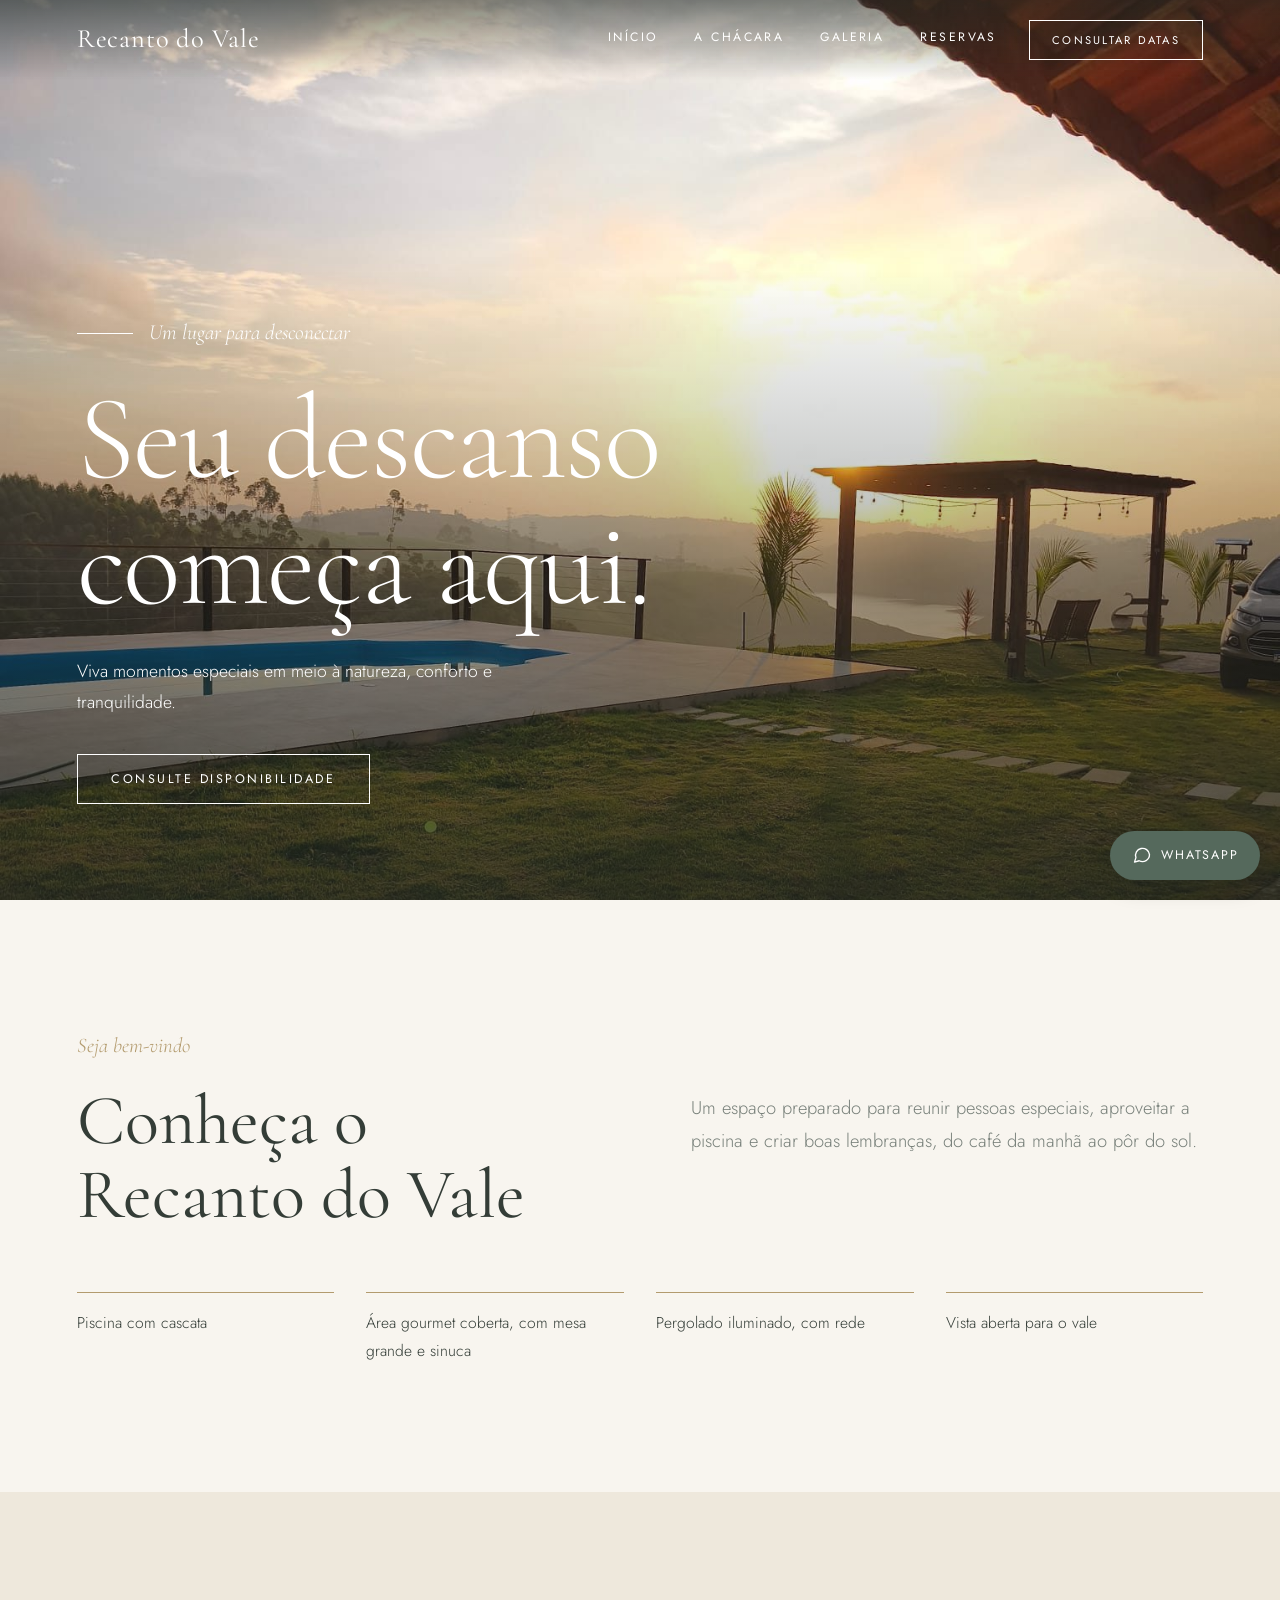
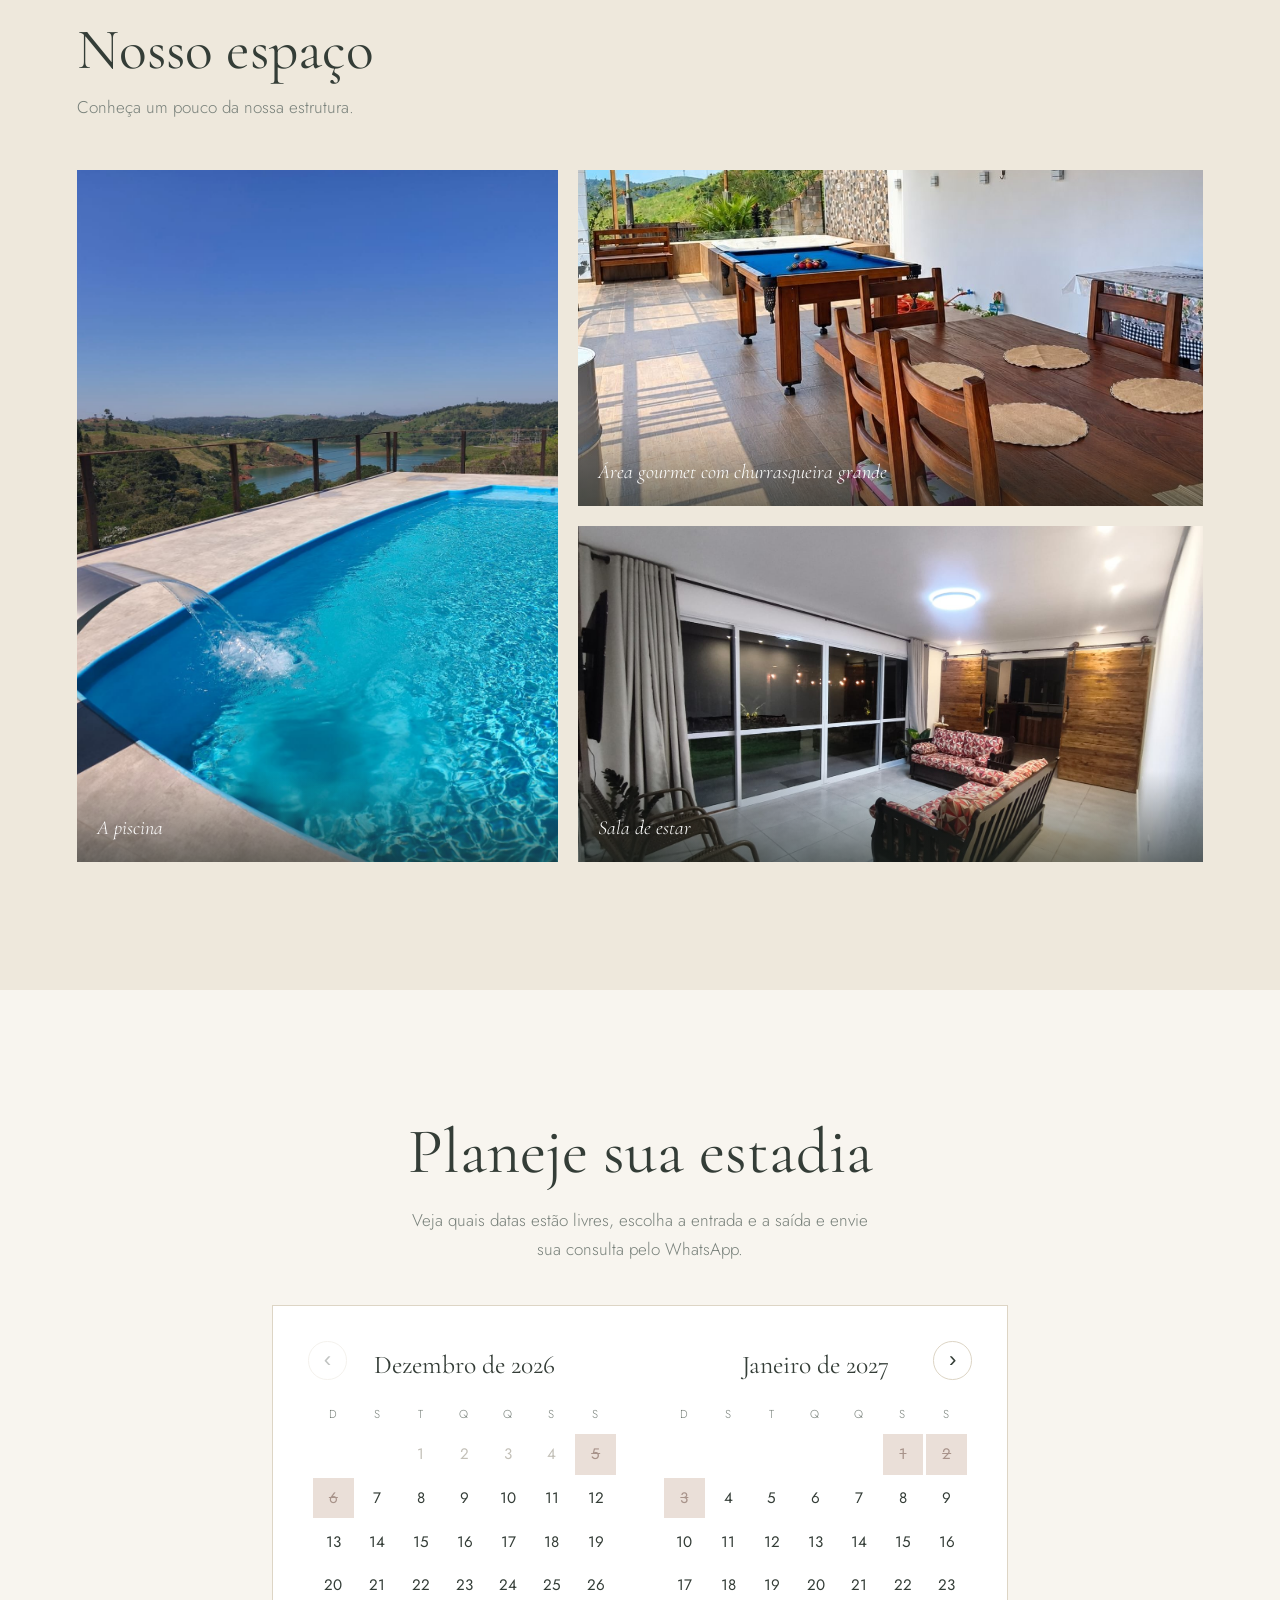
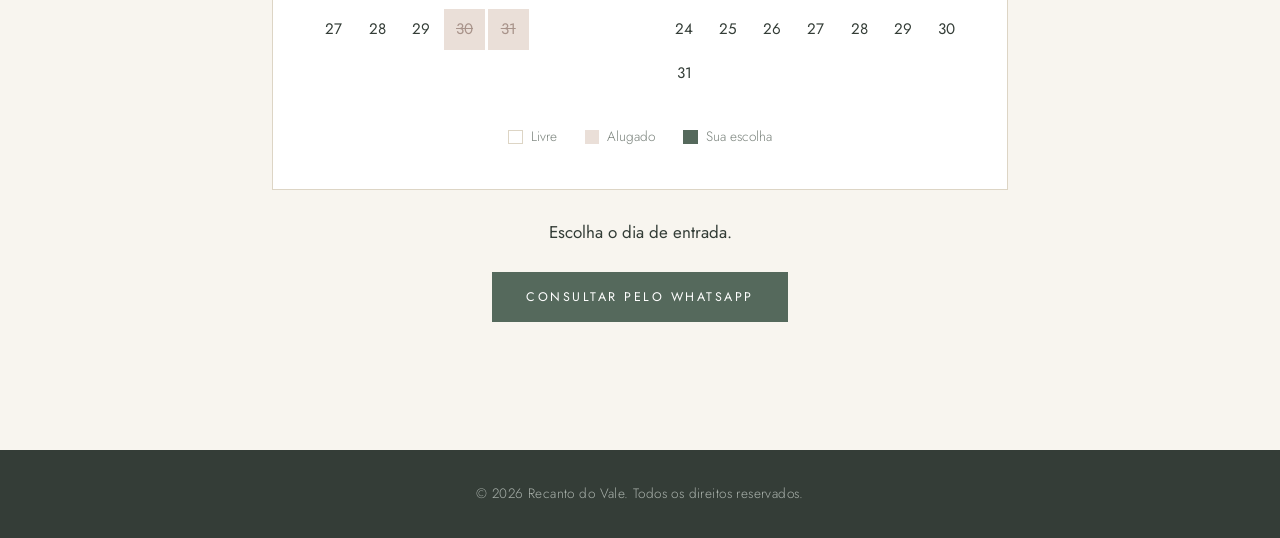
<file: index.html>
<!DOCTYPE html>
<html lang="pt-BR">
<head>
    <meta charset="UTF-8">
    <meta name="viewport" content="width=device-width, initial-scale=1.0">
    <meta name="description" content="Recanto do Vale: chácara com piscina, área gourmet e vista aberta para o vale. Consulte as datas disponíveis.">

    <title>Recanto do Vale | Chácara</title>

    <link rel="stylesheet" href="css/style.css">
</head>

<body>

    <header>
        <h2>Recanto do Vale</h2>

        <nav>
            <a href="#inicio">Início</a>
            <a href="#sobre">A chácara</a>
            <a href="#galeria">Galeria</a>
            <a href="#reservas">Reservas</a>
        </nav>

        <a href="#reservas" class="botao">Consultar datas</a>
    </header>

    <main>

        <section id="inicio" class="hero">

            <img
                src="imagens/chacara.jpg"
                alt="Pôr do sol sobre o vale, visto da piscina e do pergolado da chácara"
                class="hero-imagem"
            >

            <div class="hero-conteudo">
                <p>Um lugar para desconectar</p>

                <h1>Seu descanso começa aqui.</h1>

                <span>
                    Viva momentos especiais em meio à natureza,
                    conforto e tranquilidade.
                </span>

                <a href="#reservas" class="botao">Consulte disponibilidade</a>
            </div>

        </section>

        <section id="sobre" class="sobre">

            <p>Seja bem-vindo</p>

            <h2>Conheça o Recanto do Vale</h2>

            <span>
                Um espaço preparado para reunir pessoas especiais,
                aproveitar a piscina e criar boas lembranças, do
                café da manhã ao pôr do sol.
            </span>

            <ul class="destaques">
                <li>Piscina com cascata</li>
                <li>Área gourmet coberta, com mesa grande e sinuca</li>
                <li>Pergolado iluminado, com rede</li>
                <li>Vista aberta para o vale</li>
            </ul>

        </section>

        <section id="galeria" class="galeria">

            <h2>Nosso espaço</h2>

            <p>Conheça um pouco da nossa estrutura.</p>

            <div class="fotos">
                <figure class="foto-piscina">
                    <img src="imagens/piscina.jpg" alt="Piscina com cascata de aço e vista para o vale" loading="lazy">
                    <figcaption>A piscina</figcaption>
                </figure>

                <figure class="foto-gourmet">
                    <img src="imagens/area-gourmet.jpg" alt="Área gourmet coberta com mesa de madeira e mesa de sinuca" loading="lazy">
                    <figcaption>Área gourmet com churrasqueira grande</figcaption>
                </figure>

                <figure class="foto-noite">
                    <img src="imagens/saladeestar.jpg" alt="Iluminação aconchegante, sofá confortável e uma linda vista" loading="lazy">
                    <figcaption>Sala de estar</figcaption>
                </figure>
            </div>

        </section>

        <section id="reservas" class="reservas">

            <h2>Planeje sua estadia</h2>

            <p>
                Veja quais datas estão livres, escolha a entrada e a saída
                e envie sua consulta pelo WhatsApp.
            </p>

            <div class="calendario" id="calendario">
                <div class="calendario-topo">
                    <button type="button" id="mes-anterior" aria-label="Mês anterior">&#8249;</button>
                    <button type="button" id="mes-seguinte" aria-label="Próximo mês">&#8250;</button>
                </div>

                <div class="meses" id="meses"></div>

                <ul class="legenda">
                    <li><i class="amostra livre"></i> Livre</li>
                    <li><i class="amostra alugado"></i> Alugado</li>
                    <li><i class="amostra escolhido"></i> Sua escolha</li>
                </ul>
            </div>

            <p class="resumo" id="resumo" aria-live="polite">Escolha o dia de entrada.</p>

            <a href="#" class="botao cheio" id="whatsapp" target="_blank" rel="noopener">
                Consultar pelo WhatsApp
            </a>

        </section>

    </main>

    <footer>
        <p>© 2026 Recanto do Vale. Todos os direitos reservados.</p>
    </footer>

    <a href="#" class="whatsapp-fixo" id="whatsapp-fixo" target="_blank" rel="noopener" aria-label="Falar pelo WhatsApp">
    <svg viewBox="0 0 24 24" width="20" height="20" fill="none" stroke="currentColor" stroke-width="1.6" stroke-linecap="round" stroke-linejoin="round" aria-hidden="true">
        <path d="M21 11.5a8.4 8.4 0 0 1-12.4 7.4L3 20.5l1.7-5.4A8.4 8.4 0 1 1 21 11.5Z"/>
    </svg>
    <span>WhatsApp</span>
    </a>

    <script src="datas.js"></script>
    <script src="script.js"></script>

</body>
</html>
</file>
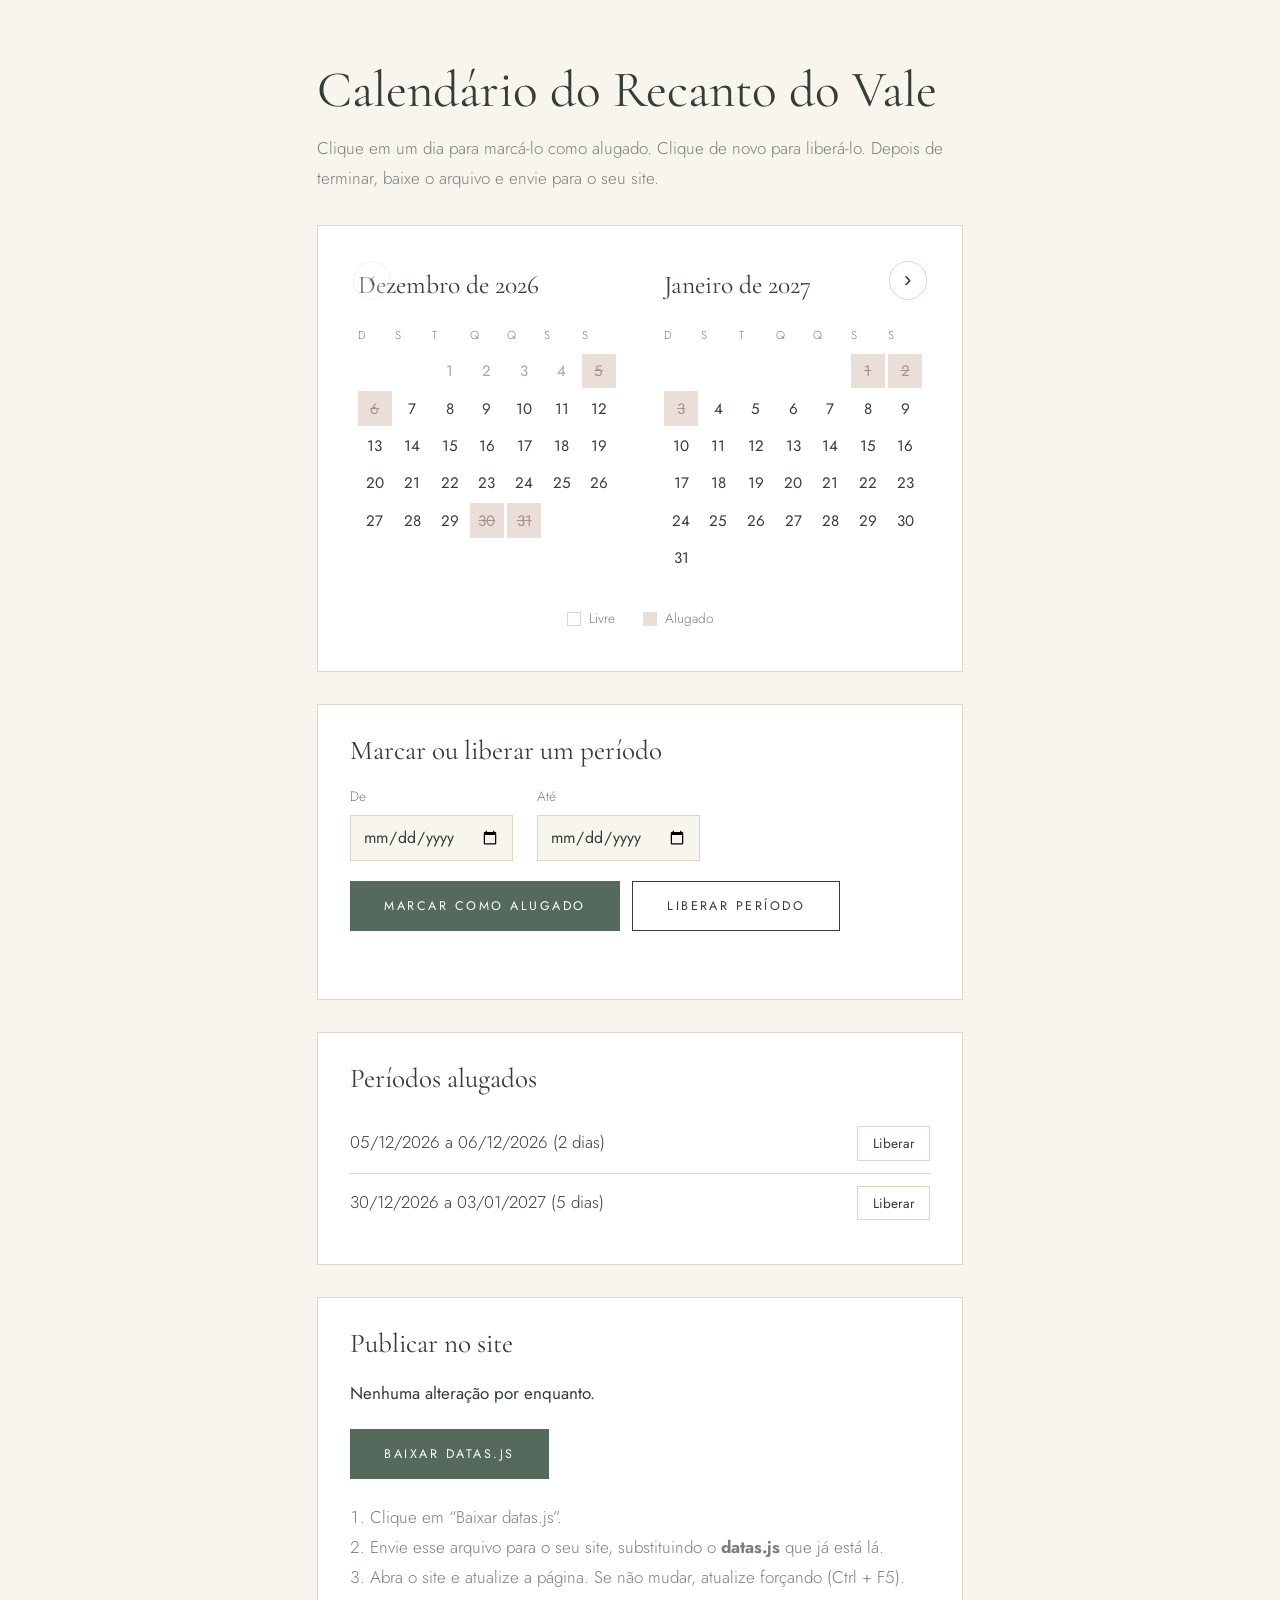
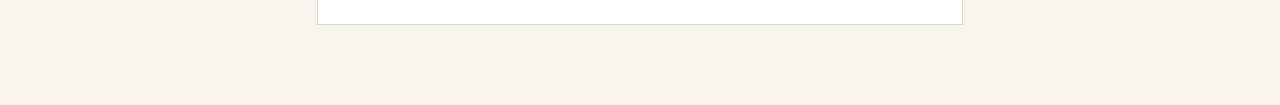
<file: admin.html>
<!DOCTYPE html>
<html lang="pt-BR">
<head>
    <meta charset="UTF-8">
    <meta name="viewport" content="width=device-width, initial-scale=1.0">
    <meta name="robots" content="noindex, nofollow">

    <title>Administrar calendário | Recanto do Vale</title>

    <link rel="stylesheet" href="css/style.css">
</head>

<body class="admin">

    <main class="admin-main">

        <h1>Calendário do Recanto do Vale</h1>

        <p class="admin-intro">
            Clique em um dia para marcá-lo como alugado. Clique de novo para liberá-lo.
            Depois de terminar, baixe o arquivo e envie para o seu site.
        </p>

        <div class="calendario">
            <div class="calendario-topo">
                <button type="button" id="mes-anterior" aria-label="Mês anterior">&#8249;</button>
                <button type="button" id="mes-seguinte" aria-label="Próximo mês">&#8250;</button>
            </div>

            <div class="meses" id="meses"></div>

            <ul class="legenda">
                <li><i class="amostra livre"></i> Livre</li>
                <li><i class="amostra alugado"></i> Alugado</li>
            </ul>
        </div>

        <div class="admin-bloco">
            <h2>Marcar ou liberar um período</h2>

            <div class="admin-periodo">
                <label>De <input type="date" id="de"></label>
                <label>Até <input type="date" id="ate"></label>
            </div>

            <div class="admin-acoes">
                <button type="button" class="botao cheio" id="marcar">Marcar como alugado</button>
                <button type="button" class="botao escuro" id="liberar">Liberar período</button>
            </div>

            <p class="admin-aviso" id="aviso" aria-live="polite"></p>
        </div>

        <div class="admin-bloco">
            <h2>Períodos alugados</h2>
            <ul class="admin-lista" id="lista"></ul>
        </div>

        <div class="admin-bloco">
            <h2>Publicar no site</h2>

            <p class="admin-status" id="status" aria-live="polite"></p>

            <button type="button" class="botao cheio" id="baixar">Baixar datas.js</button>

            <ol class="admin-passos">
                <li>Clique em “Baixar datas.js”.</li>
                <li>Envie esse arquivo para o seu site, substituindo o <strong>datas.js</strong> que já está lá.</li>
                <li>Abra o site e atualize a página. Se não mudar, atualize forçando (Ctrl + F5).</li>
            </ol>
        </div>

    </main>

    <script src="datas.js"></script>
    <script src="admin.js"></script>

</body>
</html>
</file>
<file: css/style.css>
/* Recanto do Vale — style.css
   Limpo, luxuoso, cores suaves: marfim, areia, sálvia e champanhe. */

@import url("https://fonts.googleapis.com/css2?family=Cormorant+Garamond:ital,wght@0,300;0,400;0,500;1,300;1,400&family=Jost:wght@300;400;500&display=swap");

:root {
    --marfim: #f8f5ef;
    --areia: #eee8dc;
    --linha: #ddd5c5;
    --salvia: #8fa393;
    --salvia-escuro: #55695c;
    --champanhe: #b39b6e;
    --texto: #343d37;
    --alugado-fundo: #eadfd8;
    --alugado-texto: #a8938a;
    --suave: #78807a;

    --fonte-titulo: "Cormorant Garamond", Georgia, serif;
    --fonte-corpo: "Jost", system-ui, -apple-system, "Segoe UI", sans-serif;

    --largura: 72rem;
    --espaco: clamp(1.5rem, 6vw, 5rem);
}

*,
*::before,
*::after {
    box-sizing: border-box;
}

html {
    -webkit-text-size-adjust: 100%;
    text-size-adjust: 100%;
    scroll-behavior: smooth;
    scroll-padding-top: 4.5rem;
}

body {
    margin: 0;
    font-family: var(--fonte-corpo);
    font-weight: 300;
    font-size: 1.0625rem;
    line-height: 1.75;
    color: var(--texto);
    background: var(--marfim);
}

img {
    max-width: 100%;
    display: block;
}

button,
a {
    touch-action: manipulation;
    -webkit-tap-highlight-color: transparent;
}

h1,
h2 {
    font-family: var(--fonte-titulo);
    font-weight: 400;
    line-height: 1.05;
    margin: 0;
}

:focus-visible {
    outline: 2px solid var(--champanhe);
    outline-offset: 3px;
}

/* ---------- Botão ---------- */

.botao {
    display: inline-block;
    padding: 0.95rem 2.1rem;
    border: 1px solid currentColor;
    background: transparent;
    color: inherit;
    font: 400 0.78rem var(--fonte-corpo);
    letter-spacing: 0.2em;
    text-transform: uppercase;
    text-decoration: none;
    cursor: pointer;
    transition: background 0.3s, color 0.3s, border-color 0.3s;
}

.botao:hover {
    background: #fff;
    border-color: #fff;
    color: var(--texto);
}

.botao.cheio {
    background: var(--salvia-escuro);
    border-color: var(--salvia-escuro);
    color: #fff;
}

.botao.cheio:hover {
    background: var(--texto);
    border-color: var(--texto);
    color: #fff;
}

/* ---------- Cabeçalho ---------- */

header {
    position: fixed;
    inset: 0 0 auto 0;
    z-index: 10;
    display: flex;
    align-items: center;
    justify-content: space-between;
    gap: 2rem;
    padding: 1.25rem var(--espaco);
    color: #fff;
    background: linear-gradient(to bottom, rgba(30, 38, 33, 0.55), rgba(30, 38, 33, 0));
    transition: background 0.3s, color 0.3s, padding 0.3s;
}

header.rolou {
    padding-top: 0.8rem;
    padding-bottom: 0.8rem;
    color: var(--texto);
    background: rgba(248, 245, 239, 0.94);
    backdrop-filter: blur(10px);
    box-shadow: 0 1px 0 var(--linha);
}

header h2 {
    font-size: 1.65rem;
    letter-spacing: 0.03em;
    white-space: nowrap;
}

header nav {
    display: flex;
    gap: 2.25rem;
    margin-left: auto;
}

header nav a {
    color: inherit;
    text-decoration: none;
    font-size: 0.76rem;
    font-weight: 400;
    letter-spacing: 0.2em;
    text-transform: uppercase;
    padding-bottom: 0.2rem;
    border-bottom: 1px solid transparent;
    transition: border-color 0.3s;
}

header nav a:hover {
    border-bottom-color: var(--champanhe);
}

header > .botao {
    padding: 0.7rem 1.4rem;
    font-size: 0.7rem;
    white-space: nowrap;
}

header.rolou > .botao:hover {
    background: var(--salvia-escuro);
    border-color: var(--salvia-escuro);
    color: #fff;
}

/* ---------- Hero ---------- */

.hero {
    position: relative;
    display: flex;
    align-items: flex-end;
    min-height: 100vh;
    min-height: 100svh;
    background: var(--salvia-escuro); /* plano B se a foto não carregar */
    color: #fff;
    overflow: hidden;
}

.hero-imagem {
    position: absolute;
    inset: 0;
    width: 100%;
    height: 100%;
    object-fit: cover;
    object-position: 62% 62%;
}

.hero::after {
    content: "";
    position: absolute;
    inset: 0;
    background: linear-gradient(to top, rgba(28, 36, 31, 0.78) 0%, rgba(28, 36, 31, 0.25) 45%, rgba(28, 36, 31, 0) 70%);
}

.hero-conteudo {
    position: relative;
    z-index: 1;
    width: 100%;
    max-width: calc(var(--largura) + var(--espaco) * 2);
    margin: 0 auto;
    padding: 0 var(--espaco) clamp(3rem, 9vw, 6rem);
}

.hero-conteudo p {
    display: flex;
    align-items: center;
    gap: 1rem;
    margin: 0 0 1.5rem;
    font-family: var(--fonte-titulo);
    font-style: italic;
    font-size: 1.35rem;
}

.hero-conteudo p::before {
    content: "";
    width: 3.5rem;
    height: 1px;
    background: currentColor;
}

.hero-conteudo h1 {
    max-width: 11ch;
    font-size: clamp(3.3rem, 10vw, 7.5rem);
    font-weight: 300;
    letter-spacing: -0.015em;
}

.hero-conteudo span {
    display: block;
    max-width: 30rem;
    margin: 1.75rem 0 2.25rem;
    font-size: 1.1rem;
}

/* ---------- Seções ---------- */

main > section:not(.hero) {
    padding: clamp(4.5rem, 11vw, 8rem) var(--espaco);
}

/* Sobre */

.sobre {
    display: grid;
    grid-template-columns: 1fr 1fr;
    column-gap: clamp(2rem, 8vw, 7rem);
    row-gap: 1.25rem;
    align-items: start;
    max-width: calc(var(--largura) + var(--espaco) * 2);
    margin: 0 auto;
}

.sobre p {
    grid-column: 1 / -1;
    margin: 0;
    font-family: var(--fonte-titulo);
    font-style: italic;
    font-size: 1.3rem;
    color: var(--champanhe);
}

.sobre h2 {
    font-size: clamp(2.5rem, 5.5vw, 4.4rem);
}

.sobre span {
    display: block;
    padding-top: 0.5rem;
    font-size: 1.15rem;
    color: var(--suave);
}

.destaques {
    grid-column: 1 / -1;
    display: grid;
    grid-template-columns: repeat(4, 1fr);
    gap: 2rem;
    margin: 2.5rem 0 0;
    padding: 0;
    list-style: none;
}

.destaques li {
    padding-top: 1rem;
    border-top: 1px solid var(--champanhe);
    font-size: 0.98rem;
}

/* ---------- Galeria ---------- */

.galeria {
    background: var(--areia);
}

.galeria > h2,
.galeria > p,
.galeria > .fotos {
    max-width: var(--largura);
    margin-left: auto;
    margin-right: auto;
}

.galeria h2 {
    font-size: clamp(2.3rem, 5vw, 3.6rem);
}

.galeria > p {
    margin-top: 0.75rem;
    margin-bottom: 3rem;
    color: var(--suave);
}

.fotos {
    display: grid;
    grid-template-columns: 1fr 1.3fr;
    grid-template-rows: repeat(2, 21rem);
    gap: 1.25rem;
}

.fotos figure {
    position: relative;
    margin: 0;
    overflow: hidden;
    background: var(--linha);
}

.fotos img {
    width: 100%;
    height: 100%;
    object-fit: cover;
}

.foto-piscina {
    grid-row: span 2;
}

/* Recorte que mantém o assunto da foto em quadro */
.foto-gourmet img {
    object-position: 50% 70%;
}

.foto-noite img {
    object-position: 50% 30%;
}

.fotos figcaption {
    position: absolute;
    inset: auto 0 0 0;
    padding: 2.5rem 1.25rem 1rem;
    font-family: var(--fonte-titulo);
    font-style: italic;
    font-size: 1.25rem;
    color: #fff;
    background: linear-gradient(to top, rgba(28, 36, 31, 0.6), rgba(28, 36, 31, 0));
}

/* ---------- Reservas ---------- */

.reservas {
    text-align: center;
}

.reservas h2 {
    font-size: clamp(2.3rem, 5.5vw, 4rem);
}

.reservas > p {
    max-width: 30rem;
    margin: 1.25rem auto 2.5rem;
    color: var(--suave);
}

.reservas > .resumo {
    margin: 1.75rem auto 1.5rem;
    min-height: 1.75rem;
    color: var(--texto);
    font-weight: 400;
}

/* Calendário */

.calendario {
    position: relative;
    max-width: 46rem;
    margin: 0 auto;
    padding: clamp(1.25rem, 4vw, 2.5rem);
    background: #fff;
    border: 1px solid var(--linha);
}

.calendario-topo {
    position: absolute;
    inset: clamp(1.1rem, 3.5vw, 2.2rem) clamp(1.1rem, 3.5vw, 2.2rem) auto;
    display: flex;
    justify-content: space-between;
    pointer-events: none;
}

.calendario-topo button {
    width: 2.4rem;
    height: 2.4rem;
    border: 1px solid var(--linha);
    border-radius: 50%;
    background: #fff;
    color: var(--texto);
    font-size: 1.4rem;
    line-height: 1;
    cursor: pointer;
    pointer-events: auto;
    transition: border-color 0.2s, opacity 0.2s;
}

.calendario-topo button:hover:not(:disabled) {
    border-color: var(--champanhe);
}

.calendario-topo button:disabled {
    opacity: 0.3;
    cursor: default;
}

.meses {
    display: grid;
    grid-template-columns: 1fr 1fr;
    gap: clamp(1.5rem, 5vw, 3rem);
}

.mes h3 {
    margin: 0 0 1.25rem;
    font: 400 1.6rem var(--fonte-titulo);
    line-height: 2.4rem;
}

.mes h3::first-letter {
    text-transform: uppercase;
}

.grade {
    display: grid;
    grid-template-columns: repeat(7, 1fr);
    gap: 3px;
}

.grade .semana {
    padding-bottom: 0.4rem;
    font-size: 0.72rem;
    letter-spacing: 0.1em;
    color: var(--suave);
}

.dia {
    aspect-ratio: 1;
    padding: 0;
    border: 1px solid transparent;
    background: transparent;
    color: var(--texto);
    font: 400 0.95rem var(--fonte-corpo);
    cursor: pointer;
    transition: border-color 0.2s, background 0.2s;
}

.dia:hover:not(:disabled) {
    border-color: var(--champanhe);
}

.dia.hoje {
    text-decoration: underline;
    text-underline-offset: 4px;
    text-decoration-color: var(--champanhe);
}

.dia.passado {
    color: #c3c0b8;
    cursor: default;
}

.dia.alugado {
    background: var(--alugado-fundo);
    color: var(--alugado-texto);
    text-decoration: line-through;
    cursor: not-allowed;
}

.dia.intervalo {
    background: #e3ebe5;
}

.dia.escolhido {
    background: var(--salvia-escuro);
    border-color: var(--salvia-escuro);
    color: #fff;
}

.legenda {
    display: flex;
    justify-content: center;
    flex-wrap: wrap;
    gap: 0.75rem 1.75rem;
    margin: 2rem 0 0;
    padding: 0;
    list-style: none;
    font-size: 0.85rem;
    color: var(--suave);
}

.legenda li {
    display: flex;
    align-items: center;
    gap: 0.5rem;
}

.amostra {
    width: 0.9rem;
    height: 0.9rem;
    border: 1px solid var(--linha);
}

.amostra.alugado {
    background: var(--alugado-fundo);
    border-color: var(--alugado-fundo);
}

.amostra.escolhido {
    background: var(--salvia-escuro);
    border-color: var(--salvia-escuro);
}

/* ---------- Administração (admin.html) ---------- */

.admin-main {
    max-width: 50rem;
    margin: 0 auto;
    padding: clamp(2rem, 6vw, 4rem) var(--espaco) 5rem;
}

.admin-main h1 {
    font-size: clamp(2.2rem, 6vw, 3.2rem);
}

.admin-intro {
    margin: 1rem 0 2rem;
    color: var(--suave);
}

/* No admin, os dias alugados continuam clicáveis para poder liberar */
.admin .dia.alugado {
    cursor: pointer;
}

.admin .dia.passado {
    color: #a9a79f;
    cursor: pointer;
}

.admin .dia.passado.alugado {
    color: var(--alugado-texto);
}

.admin .mes:nth-child(2) {
    display: block;
}

.admin-bloco {
    margin-top: 2rem;
    padding: clamp(1.25rem, 4vw, 2rem);
    background: #fff;
    border: 1px solid var(--linha);
}

.admin-bloco h2 {
    margin-bottom: 1.25rem;
    font-size: 1.7rem;
}

.admin-periodo {
    display: flex;
    flex-wrap: wrap;
    gap: 1rem 1.5rem;
}

.admin-periodo label {
    display: flex;
    flex-direction: column;
    gap: 0.35rem;
    font-size: 0.85rem;
    color: var(--suave);
}

.admin-periodo input {
    padding: 0.6rem 0.75rem;
    border: 1px solid var(--linha);
    background: var(--marfim);
    color: var(--texto);
    font: 400 1rem var(--fonte-corpo);
}

.admin-acoes {
    display: flex;
    flex-wrap: wrap;
    gap: 0.75rem;
    margin-top: 1.25rem;
}

.botao.escuro {
    color: var(--texto);
}

.botao.escuro:hover {
    background: var(--texto);
    border-color: var(--texto);
    color: #fff;
}

.admin-aviso {
    min-height: 1.5rem;
    margin: 0.75rem 0 0;
    font-size: 0.9rem;
    color: #9a5a4a;
}

.admin-lista {
    margin: 0;
    padding: 0;
    list-style: none;
}

.admin-lista li {
    display: flex;
    align-items: center;
    justify-content: space-between;
    gap: 1rem;
    padding: 0.75rem 0;
    border-bottom: 1px solid var(--linha);
}

.admin-lista li:last-child {
    border-bottom: 0;
}

.admin-lista li.vazio {
    color: var(--suave);
}

.admin-lista button {
    padding: 0.4rem 0.9rem;
    border: 1px solid var(--linha);
    background: transparent;
    color: var(--texto);
    font: 400 0.85rem var(--fonte-corpo);
    cursor: pointer;
}

.admin-lista button:hover {
    border-color: var(--champanhe);
}

.admin-status {
    margin: 0 0 1.25rem;
    font-weight: 400;
}

.admin-passos {
    margin: 1.5rem 0 0;
    padding-left: 1.25rem;
    color: var(--suave);
}

/* ---------- Rodapé ---------- */

footer {
    padding: 2rem var(--espaco);
    text-align: center;
    font-size: 0.85rem;
    letter-spacing: 0.03em;
    background: var(--texto);
    color: #aab2ac;
}

footer p {
    margin: 0;
}

/* ---------- Celular ---------- */

@media (max-width: 800px) {
    header {
        flex-wrap: wrap;
        row-gap: 0.6rem;
        padding-top: 1rem;
    }

    header nav {
        order: 3;
        width: 100%;
        margin-left: 0;
        gap: 1.5rem;
        overflow-x: auto;
    }

    header > .botao {
        margin-left: auto;
        padding: 0.6rem 1.1rem;
    }

    header h2 {
        font-size: 1.4rem;
    }

    header nav {
        scrollbar-width: none;
    }

    header nav::-webkit-scrollbar {
        display: none;
    }

    header nav a {
        white-space: nowrap;
    }

    /* Depois de rolar, o cabeçalho encolhe para uma linha só */
    header.rolou nav {
        display: none;
    }

    body {
        font-weight: 400;
        font-size: 1rem;
    }

    .hero-conteudo p {
        font-size: 1.15rem;
    }

    .hero-conteudo p::before {
        width: 2rem;
    }

    .hero-conteudo span {
        font-size: 1rem;
    }

    .botao {
        letter-spacing: 0.14em;
    }

    .calendario {
        padding: 1.1rem 0.75rem;
    }

    .calendario-topo {
        inset: 1rem 0.75rem auto;
    }

    .calendario-topo button {
        width: 2.75rem;
        height: 2.75rem;
    }

    .grade {
        gap: 2px;
    }

    .dia {
        font-size: 1rem;
    }

    .reservas > .botao {
        width: 100%;
        max-width: 22rem;
        text-align: center;
    }

    .admin-periodo,
    .admin-periodo label,
    .admin-periodo input {
        width: 100%;
        min-width: 0;
    }

    .admin-acoes .botao {
        width: 100%;
        text-align: center;
    }

    .admin-lista li {
        flex-wrap: wrap;
    }

    footer {
        /* espaço para o botão fixo do WhatsApp não cobrir o texto */
        padding-bottom: 5.5rem;
    }

    .sobre {
        grid-template-columns: 1fr;
    }

    .destaques {
        grid-template-columns: 1fr 1fr;
        gap: 1.5rem;
    }

    .fotos {
        grid-template-columns: 1fr;
        grid-template-rows: 24rem 16rem 16rem;
        grid-auto-rows: 16rem;
    }

    .foto-piscina {
        grid-row: auto;
    }

    .meses {
        grid-template-columns: 1fr;
    }

    .mes:nth-child(2) {
        display: none;
    }
}

@media (prefers-reduced-motion: reduce) {
    html {
        scroll-behavior: auto;
    }

    * {
        transition: none !important;
    }
}

/* ---------- WhatsApp fixo ---------- */

.whatsapp-fixo {
    position: fixed;
    right: max(1.25rem, env(safe-area-inset-right));
    bottom: max(1.25rem, env(safe-area-inset-bottom));
    z-index: 20;
    display: flex;
    align-items: center;
    gap: 0.6rem;
    padding: 0.85rem 1.35rem;
    border-radius: 999px;
    background: var(--salvia-escuro);
    color: #fff;
    font-size: 0.78rem;
    font-weight: 400;
    letter-spacing: 0.14em;
    text-transform: uppercase;
    text-decoration: none;
    box-shadow: 0 6px 22px rgba(30, 38, 33, 0.28);
    transition: background 0.3s, transform 0.3s;
}

.whatsapp-fixo:hover {
    background: var(--texto);
    transform: translateY(-2px);
}

/* No celular, fica só o ícone */
@media (max-width: 800px) {
    .whatsapp-fixo {
        padding: 0.95rem;
    }

    .whatsapp-fixo span {
        display: none;
    }
}
</file>
